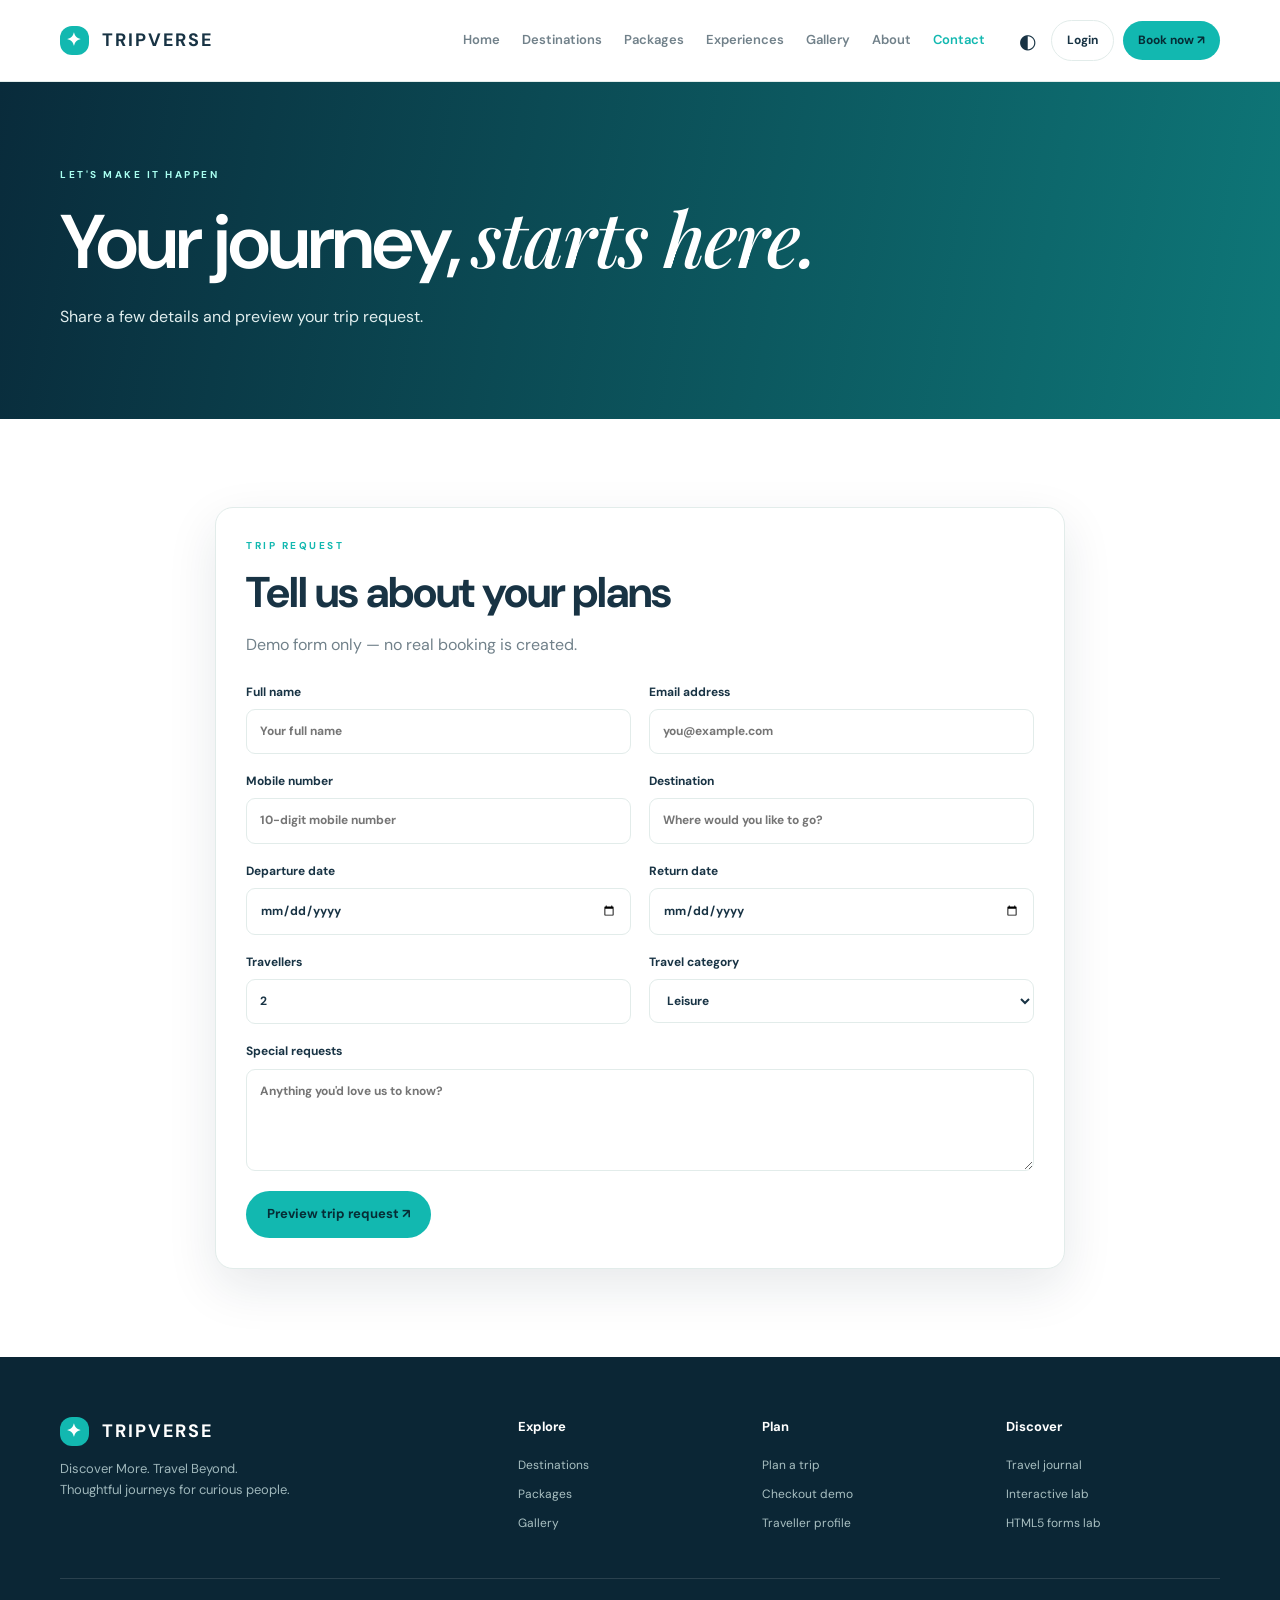
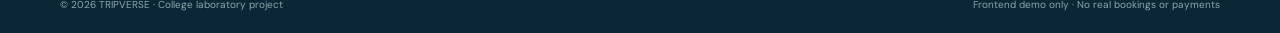
<file: booking.html>
<!DOCTYPE html>
<html lang="en">
<head><meta charset="UTF-8"><meta name="viewport" content="width=device-width, initial-scale=1.0"><meta name="description" content="TRIPVERSE — Discover More. Travel Beyond."><title>Plan a Trip | TRIPVERSE</title><link rel="preconnect" href="https://fonts.googleapis.com"><link rel="preconnect" href="https://fonts.gstatic.com" crossorigin><link href="https://fonts.googleapis.com/css2?family=DM+Sans:wght@400;500;600;700&family=Playfair+Display:ital,wght@0,500;0,600;1,500;1,600&display=swap" rel="stylesheet"><link rel="stylesheet" href="./style.css"></head>
<body data-page="booking"><div class="loader" id="loader"><span>TRIPVERSE</span><i></i></div>
<header class="site-header"><div class="container nav-wrap"><a class="brand" href="index.html"><span class="brand-mark">✦</span> TRIPVERSE</a><button class="menu-toggle" id="menuToggle" aria-label="Toggle navigation">☰</button><nav id="mainNav"><a href="index.html" class="">Home</a><a href="destinations.html" class="">Destinations</a><a href="packages.html" class="">Packages</a><a href="interactive-lab.html" class="">Experiences</a><a href="gallery.html" class="">Gallery</a><a href="profile.html" class="">About</a><a href="booking.html" class="current">Contact</a></nav><div class="nav-actions"><button class="icon-btn" id="themeToggle" aria-label="Toggle theme">◐</button><a class="btn btn-small btn-outline" href="login.html">Login</a><a class="btn btn-small btn-primary" href="booking.html">Book now ↗</a></div></div></header>
<main><section class="page-hero"><div class="container"><span class="eyebrow light">LET'S MAKE IT HAPPEN</span><h1>Your journey, <em>starts here.</em></h1><p>Share a few details and preview your trip request.</p></div></section><section class="section container narrow"><form class="form-card" id="bookingForm"><div class="form-heading"><span class="eyebrow">TRIP REQUEST</span><h2>Tell us about your plans</h2><p class="muted">Demo form only — no real booking is created.</p></div><div class="form-grid"><label>Full name<input name="name" required minlength="3" maxlength="60" placeholder="Your full name"></label><label>Email address<input name="email" type="email" required placeholder="you@example.com"></label><label>Mobile number<input name="mobile" pattern="[0-9]{10}" required placeholder="10-digit mobile number"></label><label>Destination<input name="destination" required placeholder="Where would you like to go?"></label><label>Departure date<input name="departure" type="date" required></label><label>Return date<input name="return" type="date" required></label><label>Travellers<input name="travellers" type="number" min="1" max="20" value="2" required></label><label>Travel category<select name="category"><option>Leisure</option><option>Adventure</option><option>Luxury</option><option>Culture</option><option>Nature</option></select></label><label class="full">Special requests<textarea name="requests" rows="4" placeholder="Anything you'd love us to know?"></textarea></label></div><button class="btn btn-primary">Preview trip request ↗</button><div id="bookingResult" class="result-box" aria-live="polite"></div></form></section></main>
<footer class="site-footer"><div class="container footer-grid"><div><a class="brand footer-brand" href="index.html"><span class="brand-mark">✦</span> TRIPVERSE</a><p>Discover More. Travel Beyond.<br>Thoughtful journeys for curious people.</p></div><div><b>Explore</b><a href="destinations.html">Destinations</a><a href="packages.html">Packages</a><a href="gallery.html">Gallery</a></div><div><b>Plan</b><a href="booking.html">Plan a trip</a><a href="checkout.html">Checkout demo</a><a href="profile.html">Traveller profile</a></div><div><b>Discover</b><a href="magazine.html">Travel journal</a><a href="interactive-lab.html">Interactive lab</a><a href="forms-demo.html">HTML5 forms lab</a></div></div><div class="container footer-bottom"><span>© 2026 TRIPVERSE · College laboratory project</span><span>Frontend demo only · No real bookings or payments</span></div></footer>
<button id="backTop" class="back-top" aria-label="Back to top">↑</button><div id="toast" class="toast" role="status"></div><script src="./script.js"></script></body></html>
</file>
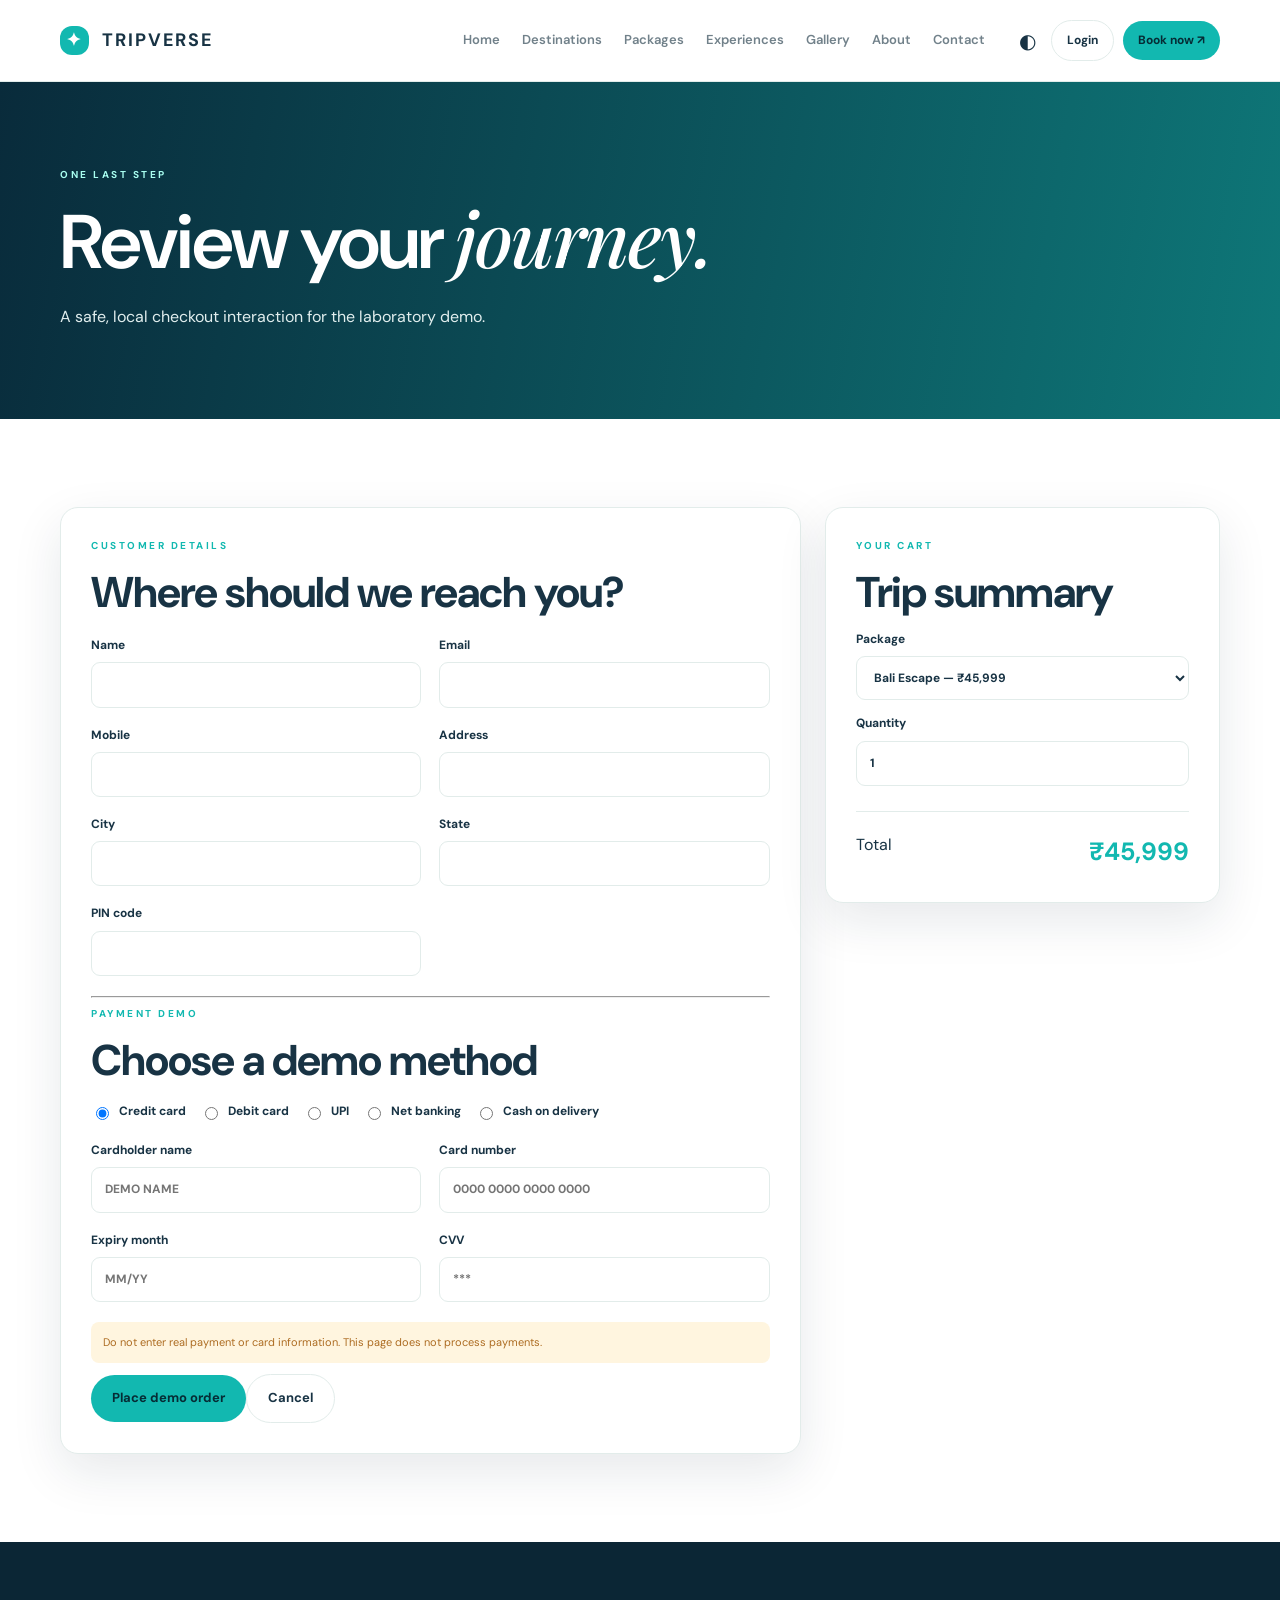
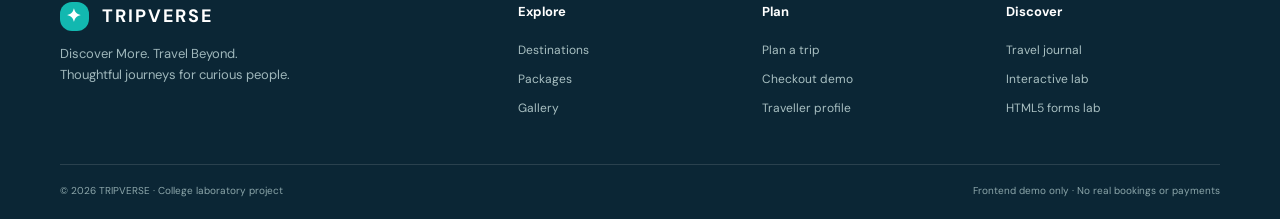
<file: checkout.html>
<!DOCTYPE html>
<html lang="en">
<head><meta charset="UTF-8"><meta name="viewport" content="width=device-width, initial-scale=1.0"><meta name="description" content="TRIPVERSE — Discover More. Travel Beyond."><title>Checkout Demo | TRIPVERSE</title><link rel="preconnect" href="https://fonts.googleapis.com"><link rel="preconnect" href="https://fonts.gstatic.com" crossorigin><link href="https://fonts.googleapis.com/css2?family=DM+Sans:wght@400;500;600;700&family=Playfair+Display:ital,wght@0,500;0,600;1,500;1,600&display=swap" rel="stylesheet"><link rel="stylesheet" href="./style.css"></head>
<body data-page="checkout"><div class="loader" id="loader"><span>TRIPVERSE</span><i></i></div>
<header class="site-header"><div class="container nav-wrap"><a class="brand" href="index.html"><span class="brand-mark">✦</span> TRIPVERSE</a><button class="menu-toggle" id="menuToggle" aria-label="Toggle navigation">☰</button><nav id="mainNav"><a href="index.html" class="">Home</a><a href="destinations.html" class="">Destinations</a><a href="packages.html" class="">Packages</a><a href="interactive-lab.html" class="">Experiences</a><a href="gallery.html" class="">Gallery</a><a href="profile.html" class="">About</a><a href="booking.html" class="">Contact</a></nav><div class="nav-actions"><button class="icon-btn" id="themeToggle" aria-label="Toggle theme">◐</button><a class="btn btn-small btn-outline" href="login.html">Login</a><a class="btn btn-small btn-primary" href="booking.html">Book now ↗</a></div></div></header>
<main><section class="page-hero"><div class="container"><span class="eyebrow light">ONE LAST STEP</span><h1>Review your <em>journey.</em></h1><p>A safe, local checkout interaction for the laboratory demo.</p></div></section><section class="section container checkout-layout"><form class="form-card" id="checkoutForm"><span class="eyebrow">CUSTOMER DETAILS</span><h2>Where should we reach you?</h2><div class="form-grid"><label>Name<input required></label><label>Email<input type="email" required></label><label>Mobile<input pattern="[0-9]{10}" required></label><label>Address<input required></label><label>City<input required></label><label>State<input required></label><label>PIN code<input pattern="[0-9]{6}" required></label></div><hr><span class="eyebrow">PAYMENT DEMO</span><h2>Choose a demo method</h2><div class="payment-options"><label><input type="radio" name="payment" value="Credit Card" checked> Credit card</label><label><input type="radio" name="payment" value="Debit Card"> Debit card</label><label><input type="radio" name="payment" value="UPI"> UPI</label><label><input type="radio" name="payment" value="Net Banking"> Net banking</label><label><input type="radio" name="payment" value="Cash on Delivery"> Cash on delivery</label></div><div id="cardDemo" class="form-grid"><label>Cardholder name<input placeholder="DEMO NAME"></label><label>Card number<input placeholder="0000 0000 0000 0000" maxlength="19"></label><label>Expiry month<input placeholder="MM/YY"></label><label>CVV<input placeholder="***" maxlength="3"></label></div><p class="warning">Do not enter real payment or card information. This page does not process payments.</p><button class="btn btn-primary">Place demo order</button><button class="btn btn-outline" type="reset">Cancel</button><div id="checkoutResult" class="result-box"></div></form><aside class="form-card order-summary"><span class="eyebrow">YOUR CART</span><h2>Trip summary</h2><label>Package<select id="cartPackage"><option value="Bali Escape|45999">Bali Escape — ₹45,999</option><option value="Kerala Backwaters|28999">Kerala Backwaters — ₹28,999</option><option value="Swiss Alpine Week|129999">Swiss Alpine Week — ₹1,29,999</option></select></label><label>Quantity<input type="number" id="cartQty" min="1" max="10" value="1"></label><div class="total-row"><span>Total</span><strong id="cartTotal">₹45,999</strong></div></aside></section></main>
<footer class="site-footer"><div class="container footer-grid"><div><a class="brand footer-brand" href="index.html"><span class="brand-mark">✦</span> TRIPVERSE</a><p>Discover More. Travel Beyond.<br>Thoughtful journeys for curious people.</p></div><div><b>Explore</b><a href="destinations.html">Destinations</a><a href="packages.html">Packages</a><a href="gallery.html">Gallery</a></div><div><b>Plan</b><a href="booking.html">Plan a trip</a><a href="checkout.html">Checkout demo</a><a href="profile.html">Traveller profile</a></div><div><b>Discover</b><a href="magazine.html">Travel journal</a><a href="interactive-lab.html">Interactive lab</a><a href="forms-demo.html">HTML5 forms lab</a></div></div><div class="container footer-bottom"><span>© 2026 TRIPVERSE · College laboratory project</span><span>Frontend demo only · No real bookings or payments</span></div></footer>
<button id="backTop" class="back-top" aria-label="Back to top">↑</button><div id="toast" class="toast" role="status"></div><script src="./script.js"></script></body></html>
</file>
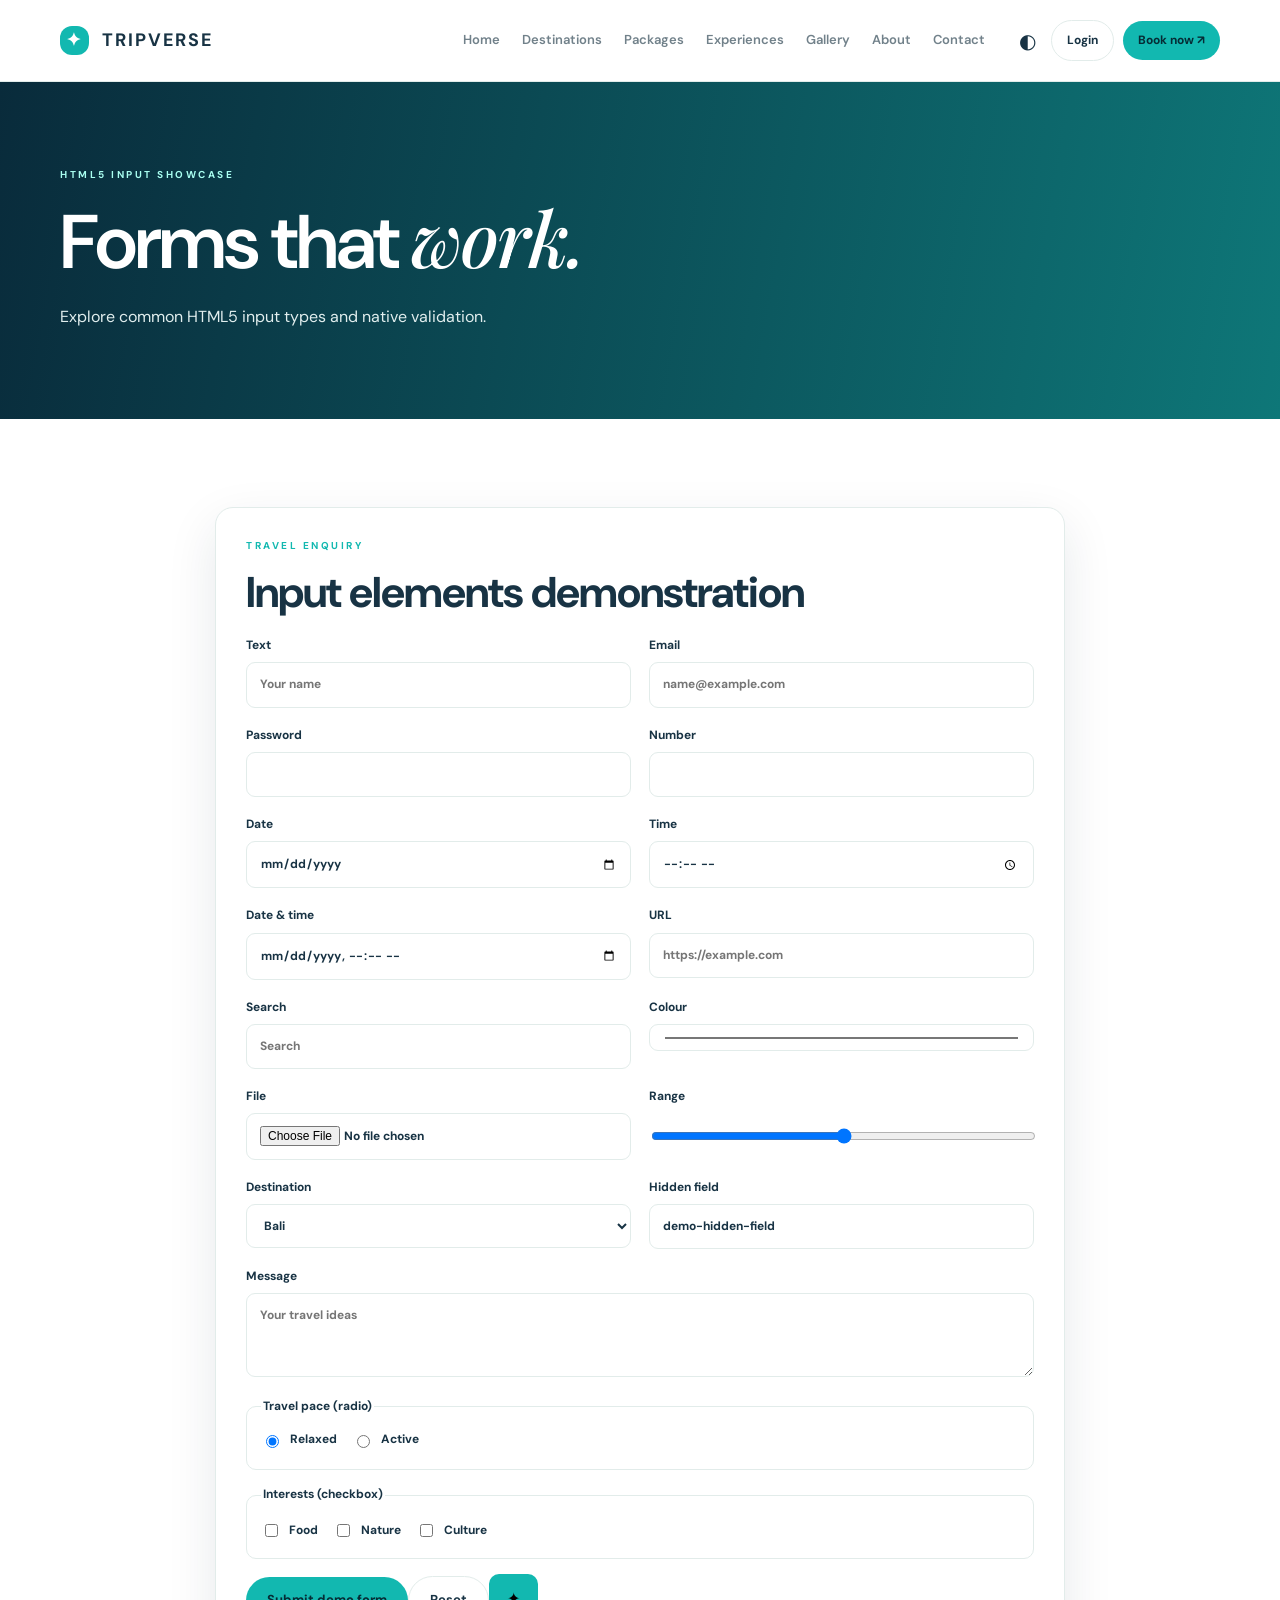
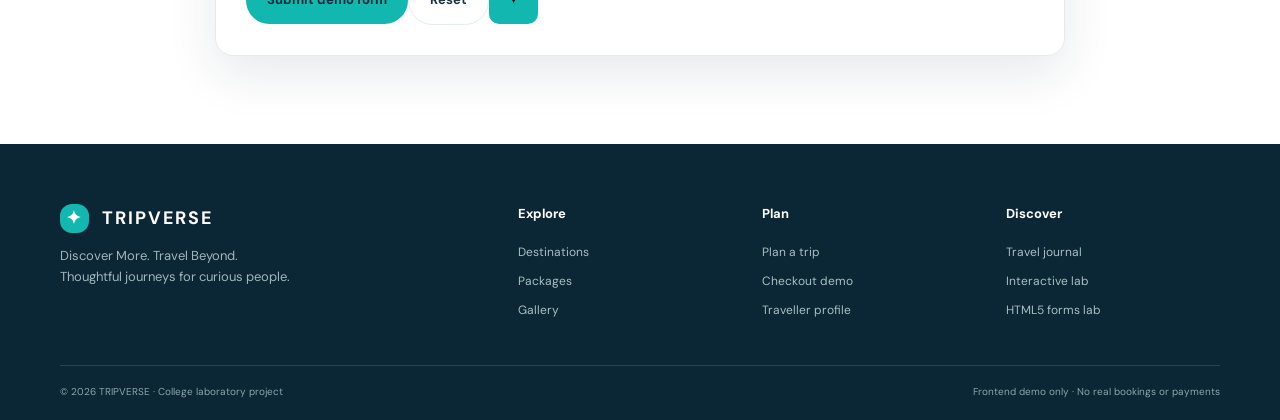
<file: forms-demo.html>
<!DOCTYPE html>
<html lang="en">
<head><meta charset="UTF-8"><meta name="viewport" content="width=device-width, initial-scale=1.0"><meta name="description" content="TRIPVERSE — Discover More. Travel Beyond."><title>HTML5 Forms Lab | TRIPVERSE</title><link rel="preconnect" href="https://fonts.googleapis.com"><link rel="preconnect" href="https://fonts.gstatic.com" crossorigin><link href="https://fonts.googleapis.com/css2?family=DM+Sans:wght@400;500;600;700&family=Playfair+Display:ital,wght@0,500;0,600;1,500;1,600&display=swap" rel="stylesheet"><link rel="stylesheet" href="./style.css"></head>
<body data-page="forms-demo"><div class="loader" id="loader"><span>TRIPVERSE</span><i></i></div>
<header class="site-header"><div class="container nav-wrap"><a class="brand" href="index.html"><span class="brand-mark">✦</span> TRIPVERSE</a><button class="menu-toggle" id="menuToggle" aria-label="Toggle navigation">☰</button><nav id="mainNav"><a href="index.html" class="">Home</a><a href="destinations.html" class="">Destinations</a><a href="packages.html" class="">Packages</a><a href="interactive-lab.html" class="">Experiences</a><a href="gallery.html" class="">Gallery</a><a href="profile.html" class="">About</a><a href="booking.html" class="">Contact</a></nav><div class="nav-actions"><button class="icon-btn" id="themeToggle" aria-label="Toggle theme">◐</button><a class="btn btn-small btn-outline" href="login.html">Login</a><a class="btn btn-small btn-primary" href="booking.html">Book now ↗</a></div></div></header>
<main><section class="page-hero"><div class="container"><span class="eyebrow light">HTML5 INPUT SHOWCASE</span><h1>Forms that <em>work.</em></h1><p>Explore common HTML5 input types and native validation.</p></div></section><section class="section container narrow"><form class="form-card" id="html5Form"><span class="eyebrow">TRAVEL ENQUIRY</span><h2>Input elements demonstration</h2><div class="form-grid"><label>Text<input type="text" required placeholder="Your name"></label><label>Email<input type="email" required placeholder="name@example.com"></label><label>Password<input type="password" minlength="6" required></label><label>Number<input type="number" min="1" max="20"></label><label>Date<input type="date"></label><label>Time<input type="time"></label><label>Date & time<input type="datetime-local"></label><label>URL<input type="url" placeholder="https://example.com"></label><label>Search<input type="search" placeholder="Search"></label><label>Colour<input type="color" value="#12b8b0"></label><label>File<input type="file"></label><label>Range<input type="range" min="0" max="100"></label><label>Destination<select><option>Bali</option><option>Japan</option><option>Kerala</option></select></label><label>Hidden field<input type="text" value="demo-hidden-field" disabled></label><label class="full">Message<textarea rows="3" placeholder="Your travel ideas"></textarea></label></div><fieldset><legend>Travel pace (radio)</legend><label class="inline"><input type="radio" name="pace" checked> Relaxed</label><label class="inline"><input type="radio" name="pace"> Active</label></fieldset><fieldset><legend>Interests (checkbox)</legend><label class="inline"><input type="checkbox"> Food</label><label class="inline"><input type="checkbox"> Nature</label><label class="inline"><input type="checkbox"> Culture</label></fieldset><button class="btn btn-primary" type="submit">Submit demo form</button><button class="btn btn-outline" type="reset">Reset</button><button class="image-button" type="button" id="imageButton" aria-label="Image button">✦</button><div id="formDemoResult" class="result-box"></div></form></section></main>
<footer class="site-footer"><div class="container footer-grid"><div><a class="brand footer-brand" href="index.html"><span class="brand-mark">✦</span> TRIPVERSE</a><p>Discover More. Travel Beyond.<br>Thoughtful journeys for curious people.</p></div><div><b>Explore</b><a href="destinations.html">Destinations</a><a href="packages.html">Packages</a><a href="gallery.html">Gallery</a></div><div><b>Plan</b><a href="booking.html">Plan a trip</a><a href="checkout.html">Checkout demo</a><a href="profile.html">Traveller profile</a></div><div><b>Discover</b><a href="magazine.html">Travel journal</a><a href="interactive-lab.html">Interactive lab</a><a href="forms-demo.html">HTML5 forms lab</a></div></div><div class="container footer-bottom"><span>© 2026 TRIPVERSE · College laboratory project</span><span>Frontend demo only · No real bookings or payments</span></div></footer>
<button id="backTop" class="back-top" aria-label="Back to top">↑</button><div id="toast" class="toast" role="status"></div><script src="./script.js"></script></body></html>
</file>
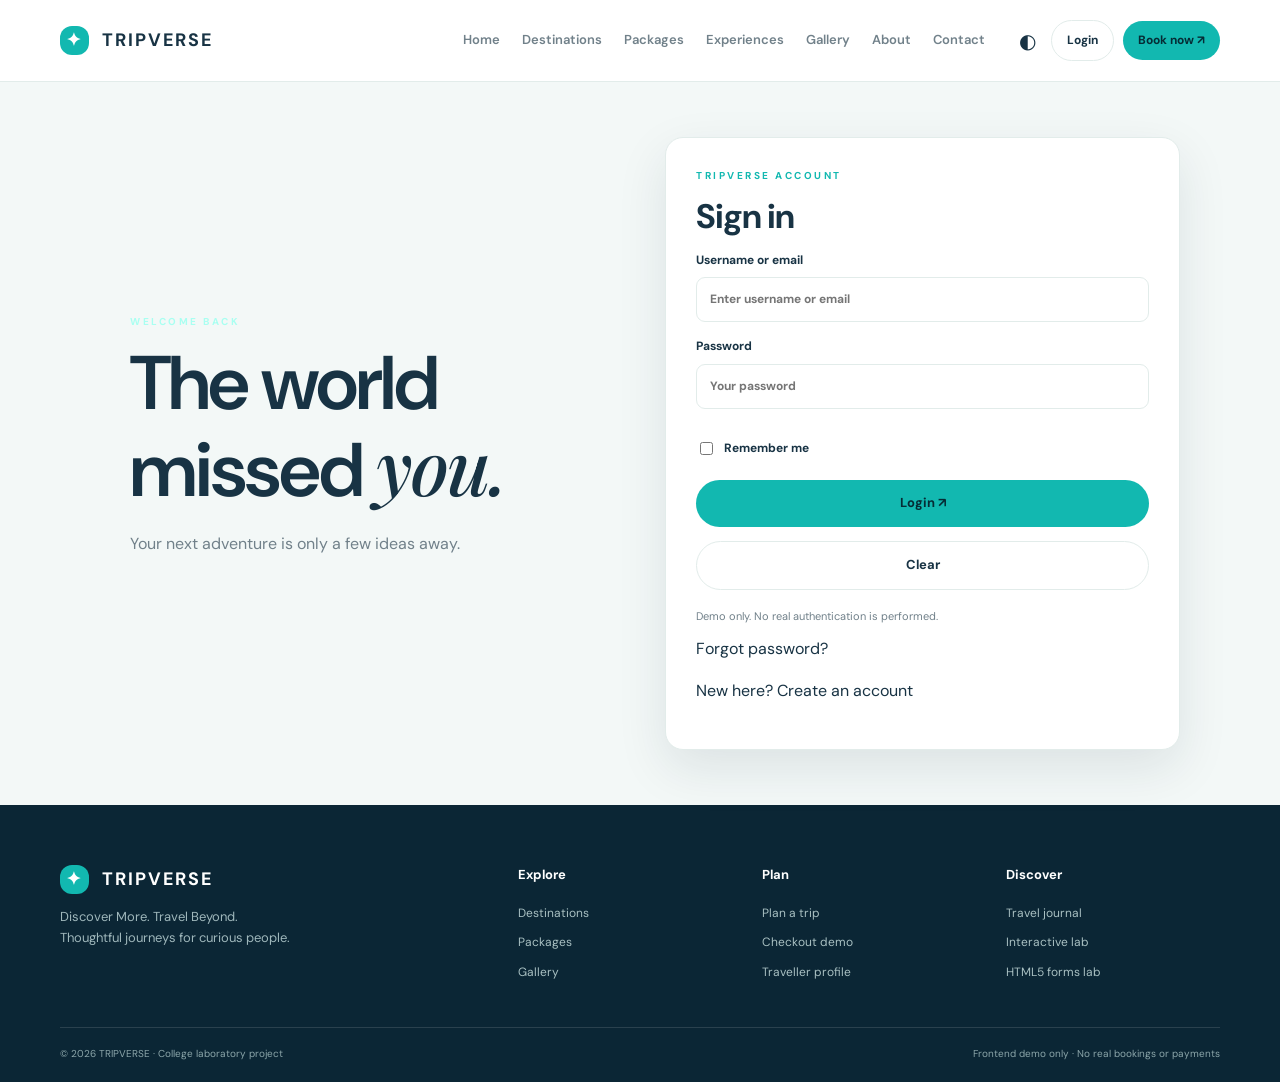
<file: login.html>
<!DOCTYPE html>
<html lang="en">
<head><meta charset="UTF-8"><meta name="viewport" content="width=device-width, initial-scale=1.0"><meta name="description" content="TRIPVERSE — Discover More. Travel Beyond."><title>Login | TRIPVERSE</title><link rel="preconnect" href="https://fonts.googleapis.com"><link rel="preconnect" href="https://fonts.gstatic.com" crossorigin><link href="https://fonts.googleapis.com/css2?family=DM+Sans:wght@400;500;600;700&family=Playfair+Display:ital,wght@0,500;0,600;1,500;1,600&display=swap" rel="stylesheet"><link rel="stylesheet" href="./style.css"></head><body data-page="login"><div class="loader" id="loader"><span>TRIPVERSE</span><i></i></div>
<header class="site-header"><div class="container nav-wrap"><a class="brand" href="index.html"><span class="brand-mark">✦</span> TRIPVERSE</a><button class="menu-toggle" id="menuToggle" aria-label="Toggle navigation">☰</button><nav id="mainNav"><a href="index.html" class="">Home</a><a href="destinations.html" class="">Destinations</a><a href="packages.html" class="">Packages</a><a href="interactive-lab.html" class="">Experiences</a><a href="gallery.html" class="">Gallery</a><a href="profile.html" class="">About</a><a href="booking.html" class="">Contact</a></nav><div class="nav-actions"><button class="icon-btn" id="themeToggle" aria-label="Toggle theme">◐</button><a class="btn btn-small btn-outline" href="login.html">Login</a><a class="btn btn-small btn-primary" href="booking.html">Book now ↗</a></div></div></header>
<main><section class="auth-wrap"><div class="auth-visual"><span class="eyebrow light">WELCOME BACK</span><h1>The world<br>missed <em>you.</em></h1><p>Your next adventure is only a few ideas away.</p></div><form class="form-card auth-card" id="loginForm"><span class="eyebrow">TRIPVERSE ACCOUNT</span><h2>Sign in</h2><label>Username or email<input type="text" required placeholder="Enter username or email"></label><label>Password<input type="password" required minlength="6" placeholder="Your password"></label><label class="check-label"><input type="checkbox"> Remember me</label><button class="btn btn-primary full-btn">Login ↗</button><button class="btn btn-outline full-btn" type="reset">Clear</button><p class="muted small">Demo only. No real authentication is performed.</p><a href="#" id="forgotLink">Forgot password?</a><p>New here? <a href="register.html">Create an account</a></p></form></section></main>
<footer class="site-footer"><div class="container footer-grid"><div><a class="brand footer-brand" href="index.html"><span class="brand-mark">✦</span> TRIPVERSE</a><p>Discover More. Travel Beyond.<br>Thoughtful journeys for curious people.</p></div><div><b>Explore</b><a href="destinations.html">Destinations</a><a href="packages.html">Packages</a><a href="gallery.html">Gallery</a></div><div><b>Plan</b><a href="booking.html">Plan a trip</a><a href="checkout.html">Checkout demo</a><a href="profile.html">Traveller profile</a></div><div><b>Discover</b><a href="magazine.html">Travel journal</a><a href="interactive-lab.html">Interactive lab</a><a href="forms-demo.html">HTML5 forms lab</a></div></div><div class="container footer-bottom"><span>© 2026 TRIPVERSE · College laboratory project</span><span>Frontend demo only · No real bookings or payments</span></div></footer>
<button id="backTop" class="back-top" aria-label="Back to top">↑</button><div id="toast" class="toast" role="status"></div><script src="./script.js"></script></body></html>
</file>
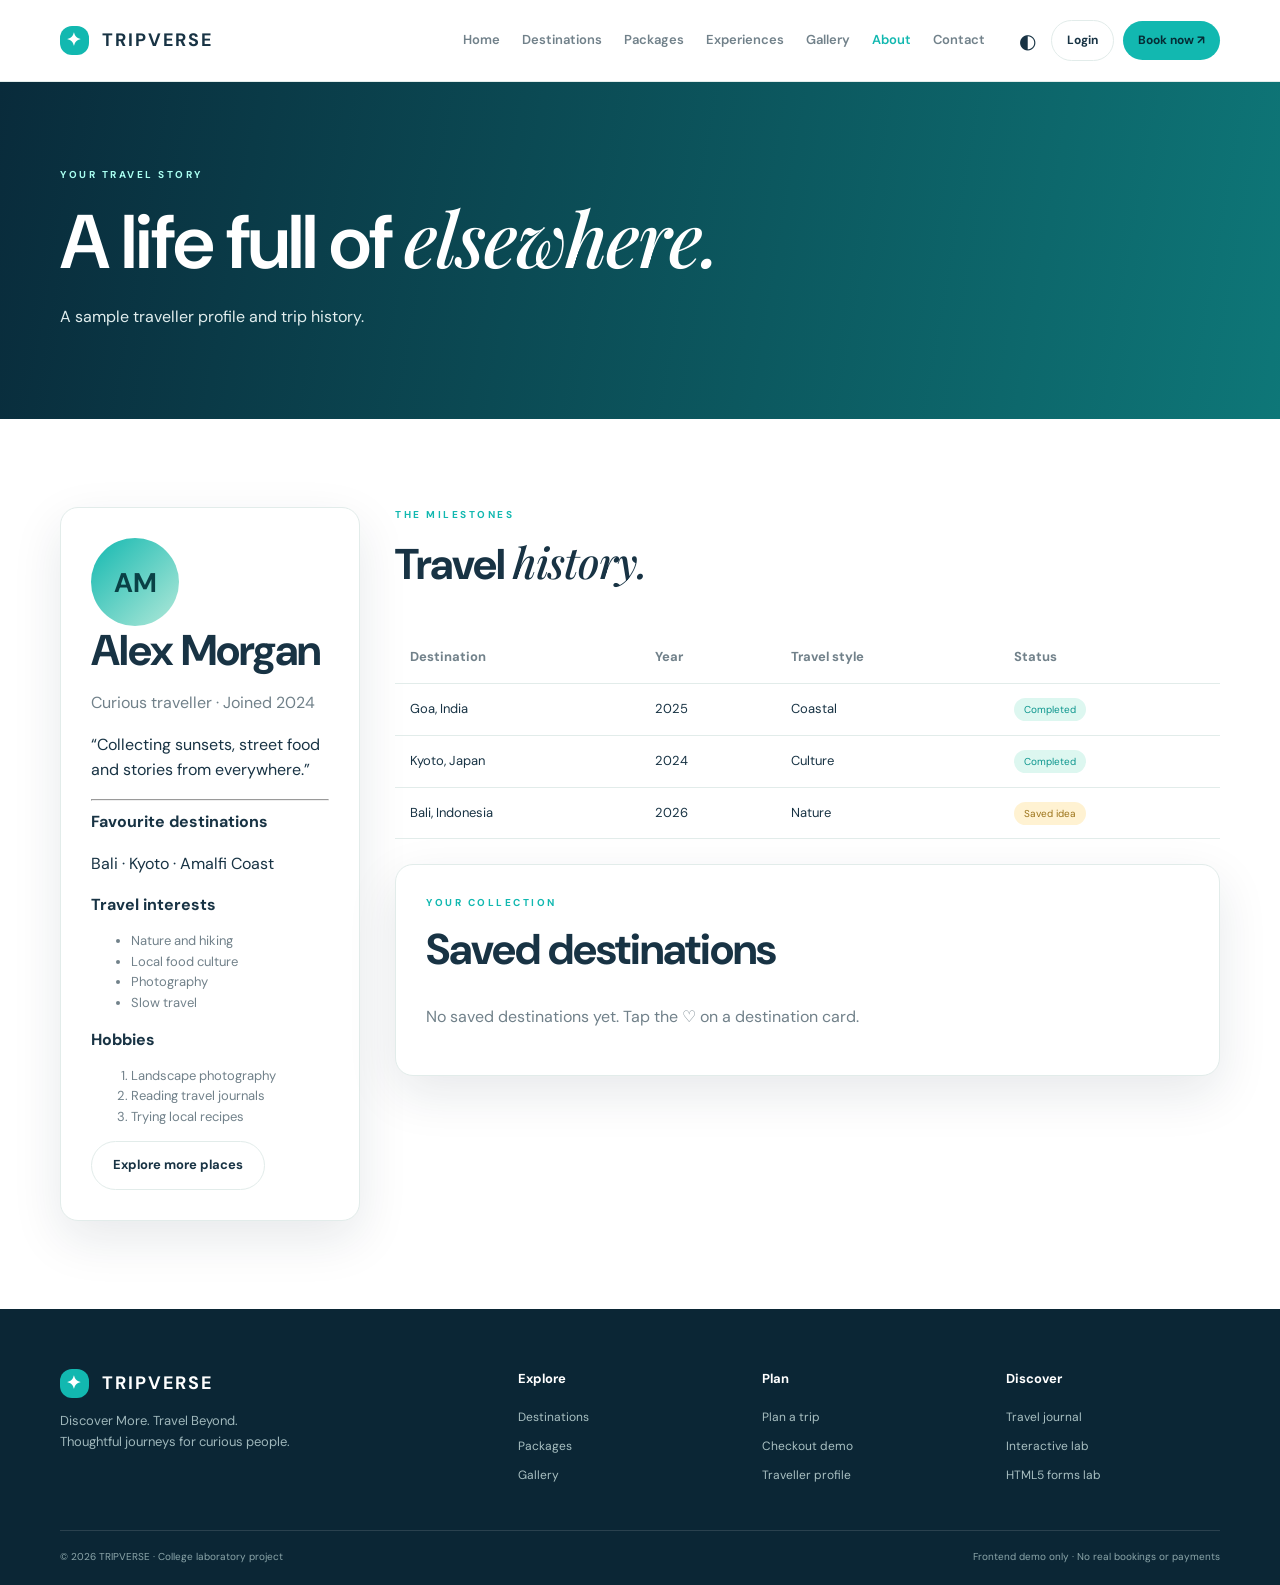
<file: profile.html>
<!DOCTYPE html>
<html lang="en">
<head><meta charset="UTF-8"><meta name="viewport" content="width=device-width, initial-scale=1.0"><meta name="description" content="TRIPVERSE — Discover More. Travel Beyond."><title>Traveller Profile | TRIPVERSE</title><link rel="preconnect" href="https://fonts.googleapis.com"><link rel="preconnect" href="https://fonts.gstatic.com" crossorigin><link href="https://fonts.googleapis.com/css2?family=DM+Sans:wght@400;500;600;700&family=Playfair+Display:ital,wght@0,500;0,600;1,500;1,600&display=swap" rel="stylesheet"><link rel="stylesheet" href="./style.css"></head>
<body data-page="profile"><div class="loader" id="loader"><span>TRIPVERSE</span><i></i></div>
<header class="site-header"><div class="container nav-wrap"><a class="brand" href="index.html"><span class="brand-mark">✦</span> TRIPVERSE</a><button class="menu-toggle" id="menuToggle" aria-label="Toggle navigation">☰</button><nav id="mainNav"><a href="index.html" class="">Home</a><a href="destinations.html" class="">Destinations</a><a href="packages.html" class="">Packages</a><a href="interactive-lab.html" class="">Experiences</a><a href="gallery.html" class="">Gallery</a><a href="profile.html" class="current">About</a><a href="booking.html" class="">Contact</a></nav><div class="nav-actions"><button class="icon-btn" id="themeToggle" aria-label="Toggle theme">◐</button><a class="btn btn-small btn-outline" href="login.html">Login</a><a class="btn btn-small btn-primary" href="booking.html">Book now ↗</a></div></div></header>
<main><section class="page-hero"><div class="container"><span class="eyebrow light">YOUR TRAVEL STORY</span><h1>A life full of <em>elsewhere.</em></h1><p>A sample traveller profile and trip history.</p></div></section><section class="section container"><div class="profile-layout"><article class="profile-card"><div class="avatar">AM</div><h2>Alex Morgan</h2><p class="muted">Curious traveller · Joined 2024</p><p>“Collecting sunsets, street food and stories from everywhere.”</p><hr><b>Favourite destinations</b><p>Bali · Kyoto · Amalfi Coast</p><b>Travel interests</b><ul><li>Nature and hiking</li><li>Local food culture</li><li>Photography</li><li>Slow travel</li></ul><b>Hobbies</b><ol><li>Landscape photography</li><li>Reading travel journals</li><li>Trying local recipes</li></ol><a class="btn btn-outline" href="destinations.html">Explore more places</a></article><div><div class="section-head"><div><span class="eyebrow">THE MILESTONES</span><h2>Travel <em>history.</em></h2></div></div><div class="table-wrap"><table><thead><tr><th>Destination</th><th>Year</th><th>Travel style</th><th>Status</th></tr></thead><tbody><tr><td>Goa, India</td><td>2025</td><td>Coastal</td><td><span class="status">Completed</span></td></tr><tr><td>Kyoto, Japan</td><td>2024</td><td>Culture</td><td><span class="status">Completed</span></td></tr><tr><td>Bali, Indonesia</td><td>2026</td><td>Nature</td><td><span class="status planned">Saved idea</span></td></tr></tbody></table></div><div class="form-card saved-panel"><span class="eyebrow">YOUR COLLECTION</span><h2>Saved destinations</h2><div id="savedDestinations" class="saved-list"></div></div></div></div></section></main>
<footer class="site-footer"><div class="container footer-grid"><div><a class="brand footer-brand" href="index.html"><span class="brand-mark">✦</span> TRIPVERSE</a><p>Discover More. Travel Beyond.<br>Thoughtful journeys for curious people.</p></div><div><b>Explore</b><a href="destinations.html">Destinations</a><a href="packages.html">Packages</a><a href="gallery.html">Gallery</a></div><div><b>Plan</b><a href="booking.html">Plan a trip</a><a href="checkout.html">Checkout demo</a><a href="profile.html">Traveller profile</a></div><div><b>Discover</b><a href="magazine.html">Travel journal</a><a href="interactive-lab.html">Interactive lab</a><a href="forms-demo.html">HTML5 forms lab</a></div></div><div class="container footer-bottom"><span>© 2026 TRIPVERSE · College laboratory project</span><span>Frontend demo only · No real bookings or payments</span></div></footer>
<button id="backTop" class="back-top" aria-label="Back to top">↑</button><div id="toast" class="toast" role="status"></div><script src="./script.js"></script></body></html>
</file>
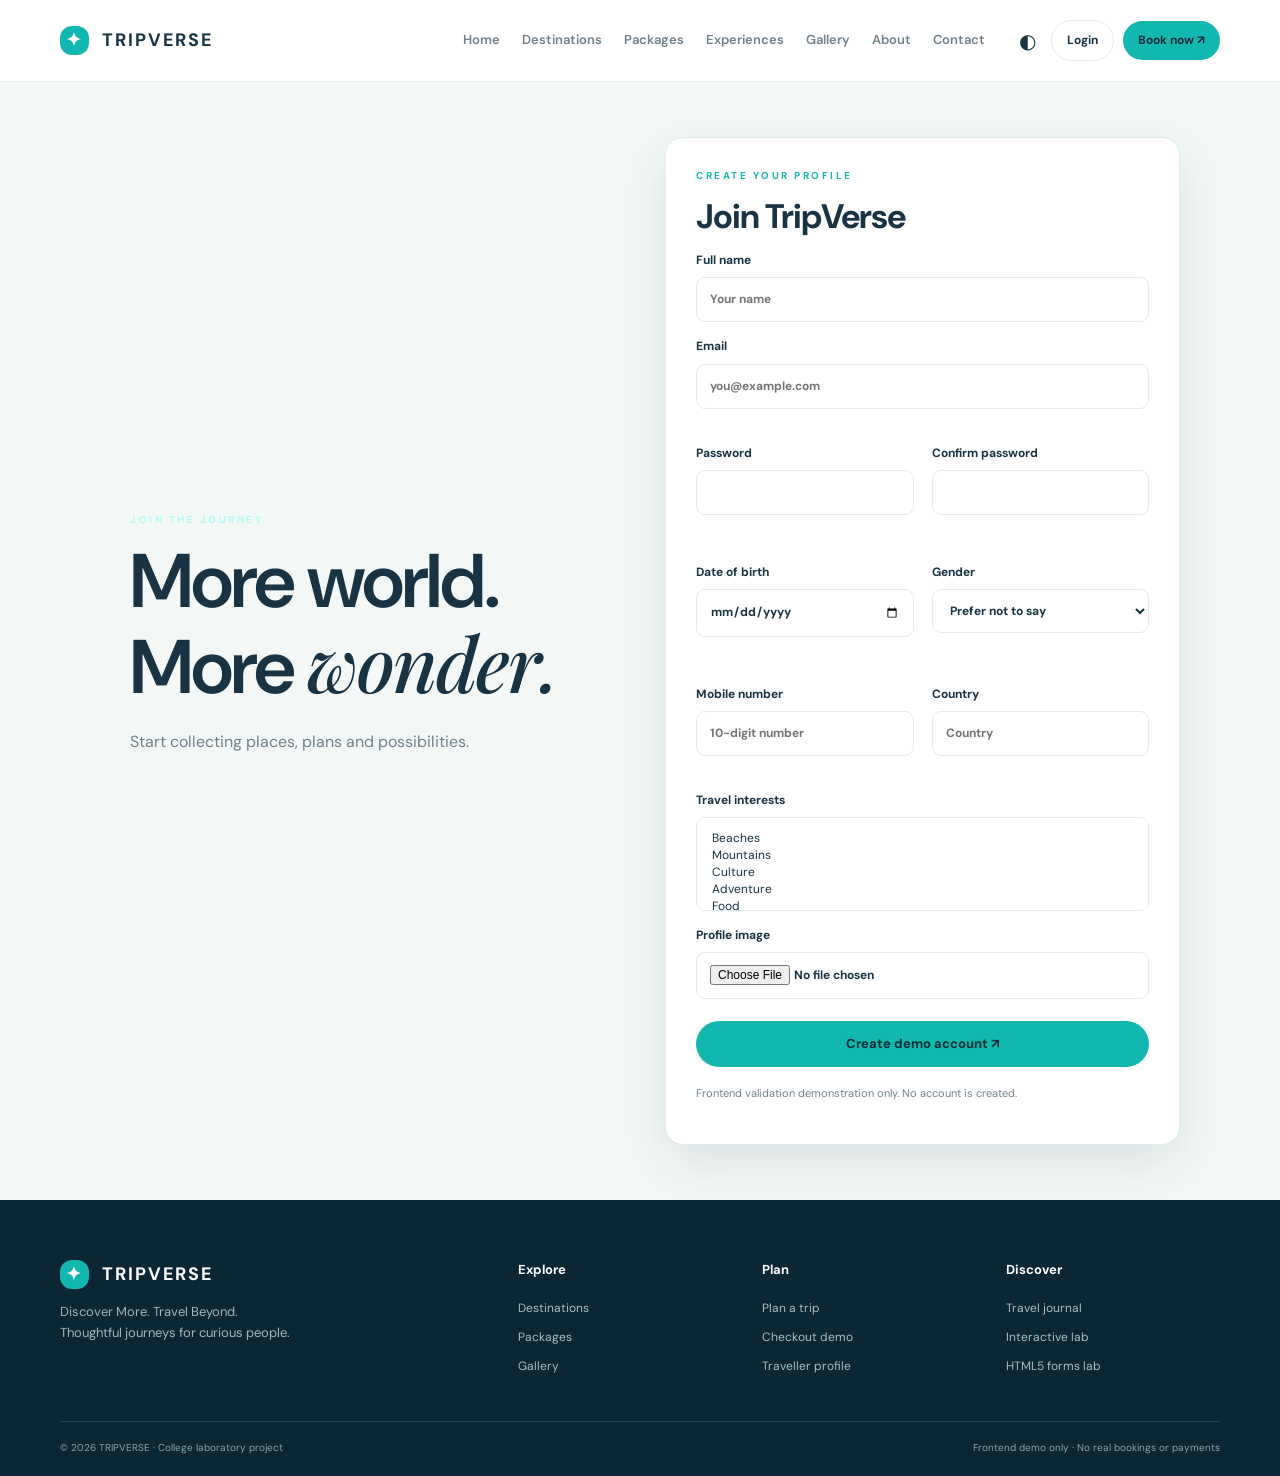
<file: register.html>
<!DOCTYPE html>
<html lang="en">
<head><meta charset="UTF-8"><meta name="viewport" content="width=device-width, initial-scale=1.0"><meta name="description" content="TRIPVERSE — Discover More. Travel Beyond."><title>Create Account | TRIPVERSE</title><link rel="preconnect" href="https://fonts.googleapis.com"><link rel="preconnect" href="https://fonts.gstatic.com" crossorigin><link href="https://fonts.googleapis.com/css2?family=DM+Sans:wght@400;500;600;700&family=Playfair+Display:ital,wght@0,500;0,600;1,500;1,600&display=swap" rel="stylesheet"><link rel="stylesheet" href="./style.css"></head>
<body data-page="register"><div class="loader" id="loader"><span>TRIPVERSE</span><i></i></div>
<header class="site-header"><div class="container nav-wrap"><a class="brand" href="index.html"><span class="brand-mark">✦</span> TRIPVERSE</a><button class="menu-toggle" id="menuToggle" aria-label="Toggle navigation">☰</button><nav id="mainNav"><a href="index.html" class="">Home</a><a href="destinations.html" class="">Destinations</a><a href="packages.html" class="">Packages</a><a href="interactive-lab.html" class="">Experiences</a><a href="gallery.html" class="">Gallery</a><a href="profile.html" class="">About</a><a href="booking.html" class="">Contact</a></nav><div class="nav-actions"><button class="icon-btn" id="themeToggle" aria-label="Toggle theme">◐</button><a class="btn btn-small btn-outline" href="login.html">Login</a><a class="btn btn-small btn-primary" href="booking.html">Book now ↗</a></div></div></header>
<main><section class="auth-wrap"><div class="auth-visual"><span class="eyebrow light">JOIN THE JOURNEY</span><h1>More world.<br>More <em>wonder.</em></h1><p>Start collecting places, plans and possibilities.</p></div><form class="form-card auth-card" id="registerForm"><span class="eyebrow">CREATE YOUR PROFILE</span><h2>Join TripVerse</h2><label>Full name<input required minlength="3" placeholder="Your name"></label><label>Email<input type="email" required placeholder="you@example.com"></label><div class="form-grid"><label>Password<input id="regPassword" type="password" required minlength="6"></label><label>Confirm password<input id="regConfirm" type="password" required minlength="6"></label><label>Date of birth<input type="date"></label><label>Gender<select><option>Prefer not to say</option><option>Female</option><option>Male</option><option>Other</option></select></label><label>Mobile number<input pattern="[0-9]{10}" placeholder="10-digit number"></label><label>Country<input placeholder="Country"></label></div><label>Travel interests<select multiple size="4"><option>Beaches</option><option>Mountains</option><option>Culture</option><option>Adventure</option><option>Food</option></select></label><label>Profile image<input type="file" accept="image/*"></label><button class="btn btn-primary full-btn">Create demo account ↗</button><p class="muted small">Frontend validation demonstration only. No account is created.</p></form></section></main>
<footer class="site-footer"><div class="container footer-grid"><div><a class="brand footer-brand" href="index.html"><span class="brand-mark">✦</span> TRIPVERSE</a><p>Discover More. Travel Beyond.<br>Thoughtful journeys for curious people.</p></div><div><b>Explore</b><a href="destinations.html">Destinations</a><a href="packages.html">Packages</a><a href="gallery.html">Gallery</a></div><div><b>Plan</b><a href="booking.html">Plan a trip</a><a href="checkout.html">Checkout demo</a><a href="profile.html">Traveller profile</a></div><div><b>Discover</b><a href="magazine.html">Travel journal</a><a href="interactive-lab.html">Interactive lab</a><a href="forms-demo.html">HTML5 forms lab</a></div></div><div class="container footer-bottom"><span>© 2026 TRIPVERSE · College laboratory project</span><span>Frontend demo only · No real bookings or payments</span></div></footer>
<button id="backTop" class="back-top" aria-label="Back to top">↑</button><div id="toast" class="toast" role="status"></div><script src="./script.js"></script></body></html>
</file>
<file: style.css>
:root{--navy:#102b3b;--ink:#183344;--muted:#71818a;--teal:#12b8b0;--mint:#dff6f2;--paper:#fff;--soft:#f3f8f7;--line:#e2ecea;--shadow:0 18px 50px rgba(16,43,59,.10)}
*{box-sizing:border-box}html{scroll-behavior:smooth}body{margin:0;font-family:'DM Sans',sans-serif;color:var(--ink);background:var(--paper);line-height:1.6}body.dark{--ink:#eaf4f2;--muted:#a8b8bc;--paper:#10232e;--soft:#183440;--line:#294650;--navy:#071a25;--shadow:0 18px 50px rgba(0,0,0,.24)}a{color:inherit;text-decoration:none}button,input,select,textarea{font:inherit}button,a{ -webkit-tap-highlight-color:transparent}.container{width:min(1160px,calc(100% - 44px));margin:auto}.site-header{height:82px;display:flex;align-items:center;background:var(--paper);position:sticky;top:0;z-index:50;border-bottom:1px solid var(--line)}.nav-wrap{display:flex;align-items:center;gap:28px}.brand{font-weight:700;letter-spacing:2px;font-size:18px;white-space:nowrap}.brand-mark{display:inline-grid;place-items:center;background:var(--teal);color:#fff;border-radius:12px;width:29px;height:29px;margin-right:7px}.site-header nav{display:flex;gap:22px;margin-left:auto}.site-header nav a{font-size:13px;color:var(--muted);font-weight:600;transition:.2s}.site-header nav a:hover,.site-header nav a.current{color:var(--teal)}.nav-actions{display:flex;align-items:center;gap:9px}.btn{border:0;border-radius:999px;padding:13px 21px;display:inline-flex;justify-content:center;align-items:center;gap:12px;font-weight:700;font-size:13px;cursor:pointer;transition:transform .25s,box-shadow .25s,background .25s}.btn:hover{transform:translateY(-3px);box-shadow:0 10px 24px rgba(18,184,176,.2)}.btn-primary{background:var(--teal);color:#062c35}.btn-dark{background:var(--navy);color:#fff}.btn-outline{border:1px solid var(--line);color:var(--ink);background:transparent}.btn-glass{color:#fff;border:1px solid #ffffff80;background:#ffffff20;backdrop-filter:blur(12px)}.btn-small{padding:10px 15px;font-size:12px}.icon-btn,.menu-toggle{border:0;background:transparent;color:var(--ink);font-size:20px;cursor:pointer}.menu-toggle{display:none}.hero{min-height:700px;background:linear-gradient(90deg,rgba(7,29,42,.78),rgba(7,29,42,.12)),url('https://images.unsplash.com/photo-1500375592092-40eb2168fd21?auto=format&fit=crop&w=2000&q=90') center/cover;position:relative;color:#fff;display:flex;align-items:center}.hero-content{padding-top:65px;padding-bottom:125px}.eyebrow{font-size:10px;letter-spacing:2.5px;font-weight:700;color:var(--teal);display:block;margin-bottom:14px}.eyebrow.light{color:#a9fff1}.hero h1,.page-hero h1,.auth-visual h1{font-size:clamp(44px,6vw,76px);line-height:1.06;letter-spacing:-2px;margin:0 0 20px;font-weight:600}.hero h1 em,.page-hero h1 em,.auth-visual h1 em,h2 em{font-family:'Playfair Display',serif;font-weight:500}.hero-content>p,.page-hero p,.auth-visual p{max-width:550px;color:#e1eeee;font-size:16px}.hero-actions{display:flex;gap:12px;margin:28px 0 40px}.search-panel{background:#ffffffed;color:#183344;border-radius:18px;padding:18px;display:grid;grid-template-columns:1.3fr 1fr 1fr 1fr 1fr auto;gap:12px;align-items:end;box-shadow:0 18px 50px #001a2c40;backdrop-filter:blur(18px)}label{font-size:12px;font-weight:700;color:var(--ink);display:flex;flex-direction:column;gap:7px}input,select,textarea{width:100%;border:1px solid var(--line);border-radius:9px;padding:12px 13px;background:var(--paper);color:var(--ink);outline:none;min-width:0}input:focus,select:focus,textarea:focus{border-color:var(--teal);box-shadow:0 0 0 3px #12b8b01c}.search-panel input,.search-panel select{border:0;background:#f1f6f5;font-size:12px;padding:11px}.section{padding-top:88px;padding-bottom:88px}.section-head{display:flex;justify-content:space-between;align-items:end;margin-bottom:30px}.section h2,.form-card h2,.lab-card h2{font-size:clamp(30px,4vw,43px);line-height:1.12;margin:0 0 14px;letter-spacing:-1px}.text-link{font-weight:700;color:var(--teal);font-size:13px}.destination-grid{display:grid;grid-template-columns:repeat(4,1fr);gap:19px}.destination-card{border-radius:17px;overflow:hidden;background:var(--paper);box-shadow:var(--shadow);border:1px solid var(--line);transition:.3s}.destination-card:hover{transform:translateY(-7px)}.destination-image{height:220px;position:relative;overflow:hidden}.destination-image img{width:100%;height:100%;object-fit:cover;transition:transform .6s}.destination-card:hover img{transform:scale(1.07)}.save-btn{position:absolute;right:13px;top:13px;border:0;border-radius:50%;width:36px;height:36px;background:#ffffffeb;color:#183344;font-size:18px;cursor:pointer}.save-btn.saved{color:#e24f73}.destination-info{padding:17px}.destination-info h3{margin:0;font-size:18px}.destination-info .country{font-size:11px;color:var(--muted)}.destination-info p{font-size:12px;color:var(--muted);min-height:40px}.card-bottom{display:flex;align-items:center;justify-content:space-between;border-top:1px solid var(--line);padding-top:13px;font-size:12px}.price{font-weight:700}.card-bottom a{color:var(--teal);font-weight:700}.soft{background:var(--soft)}.split{display:grid;grid-template-columns:1fr 1fr;gap:80px;align-items:center}.muted{color:var(--muted)}.feature-list{margin-top:28px}.feature-list>div{padding:13px 0;border-bottom:1px solid var(--line)}.feature-list p{margin:3px 0;color:var(--muted);font-size:13px}.image-stack{height:480px;position:relative}.image-stack img{width:100%;height:100%;object-fit:cover;border-radius:22px}.floating-note{position:absolute;bottom:28px;left:-25px;background:var(--paper);padding:18px 24px;border-radius:14px;box-shadow:var(--shadow);display:flex;flex-direction:column}.floating-note strong{font-size:28px;color:var(--teal)}.floating-note span{font-size:11px;color:var(--muted)}.experience-grid{display:grid;grid-template-columns:repeat(3,1fr);gap:18px}.experience-card{height:300px;border-radius:18px;padding:24px;display:flex;flex-direction:column;justify-content:end;color:white;background-size:cover;background-position:center;position:relative;overflow:hidden}.experience-card:before{content:"";position:absolute;inset:0;background:linear-gradient(0deg,#081c2bd9,transparent 75%)}.experience-card>*{z-index:1}.experience-card span{font-size:10px;letter-spacing:2px}.experience-card h3{font:500 30px 'Playfair Display';margin:7px 0}.exp-one{background-image:url('https://images.unsplash.com/photo-1510414842594-a61c69b5ae57?auto=format&fit=crop&w=900&q=80')}.exp-two{background-image:url('https://images.unsplash.com/photo-1464822759023-fed622ff2c3b?auto=format&fit=crop&w=900&q=80')}.exp-three{background-image:url('https://images.unsplash.com/photo-1516483638261-f4dbaf036963?auto=format&fit=crop&w=900&q=80')}.testimonial-grid{display:grid;grid-template-columns:repeat(3,1fr);gap:18px}.quote-card{padding:26px;border:1px solid var(--line);border-radius:16px;background:var(--paper)}.quote-card p{font:italic 19px 'Playfair Display';line-height:1.5}.quote-card b{font-size:11px;color:var(--muted)}.stars{color:#e5a63b;letter-spacing:3px}.newsletter{background:var(--navy);color:white;border-radius:22px;margin-top:80px;margin-bottom:80px;padding:48px;display:flex;justify-content:space-between;align-items:center}.newsletter h2{margin:0;font-size:40px}.newsletter p{color:#c0d4d5}.newsletter form{display:flex;gap:10px;width:min(430px,100%)}.newsletter input{background:#ffffff18;border-color:#ffffff40;color:#fff}.page-hero{padding:85px 0 90px;background:linear-gradient(100deg,#092b3b,#0e7778);color:white}.page-hero p{margin-bottom:0}.filter-bar{display:flex;gap:12px;margin-bottom:22px;flex-wrap:wrap}.filter-bar input{flex:2;min-width:220px}.filter-bar select{flex:1;min-width:160px}.package-grid{display:grid;grid-template-columns:repeat(2,1fr);gap:22px}.package-card{display:grid;grid-template-columns:42% 1fr;border:1px solid var(--line);border-radius:18px;overflow:hidden;box-shadow:var(--shadow)}.package-card img{width:100%;height:100%;min-height:270px;object-fit:cover}.package-copy{padding:23px}.package-copy h3{font-size:22px;margin:5px 0}.package-copy p,.package-copy li{font-size:12px;color:var(--muted)}.chip{border:1px solid var(--line);background:var(--paper);color:var(--ink);border-radius:999px;padding:10px 17px;cursor:pointer}.chip.active{background:var(--navy);color:#fff}.narrow{max-width:850px}.form-card,.lab-card,.profile-card{background:var(--paper);border:1px solid var(--line);border-radius:18px;padding:30px;box-shadow:var(--shadow)}.form-heading{margin-bottom:25px}.form-grid{display:grid;grid-template-columns:1fr 1fr;gap:18px;margin:20px 0}.form-grid .full{grid-column:1/-1}.result-box{padding:12px 14px;background:var(--mint);color:#12514f;border-radius:9px;margin-top:15px;font-size:13px;min-height:20px}.result-box:empty{display:none}.form-card>label{margin:14px 0}.profile-layout{display:grid;grid-template-columns:300px 1fr;gap:35px}.profile-card{text-align:left}.avatar{width:88px;height:88px;border-radius:50%;background:linear-gradient(135deg,#13b8b0,#b2e9d9);display:grid;place-items:center;font-size:27px;font-weight:700;color:#0a4146}.profile-card h2{margin-bottom:0}.profile-card ul,.profile-card ol{color:var(--muted);font-size:13px}.table-wrap{overflow:auto}.table-wrap table{width:100%;border-collapse:collapse}.table-wrap th,.table-wrap td{text-align:left;padding:15px;border-bottom:1px solid var(--line);font-size:13px}.table-wrap th{color:var(--muted)}.status{color:#0b958d;background:#ddf7f0;padding:5px 10px;border-radius:99px;font-size:10px}.status.planned{color:#9b7218;background:#fff2d2}.saved-panel{margin-top:25px}.saved-list{display:flex;gap:10px;flex-wrap:wrap}.saved-pill{background:var(--soft);padding:9px 13px;border-radius:99px;font-size:12px}.gallery-toolbar,.gallery-controls{display:flex;justify-content:space-between;align-items:center;gap:12px}.gallery-grid{display:grid;grid-template-columns:repeat(4,1fr);gap:15px;margin:20px 0}.gallery-item{height:230px;border-radius:14px;overflow:hidden;position:relative;cursor:pointer}.gallery-item img{width:100%;height:100%;object-fit:cover;transition:.4s}.gallery-item:hover img{transform:scale(1.08)}.gallery-item span{position:absolute;bottom:0;left:0;right:0;padding:30px 15px 13px;color:#fff;font-weight:700;background:linear-gradient(transparent,#071c2bba)}.lightbox{display:none;position:fixed;inset:0;background:#061923ed;z-index:100;align-items:center;justify-content:center;flex-direction:column;color:white}.lightbox.open{display:flex}.lightbox img{max-width:min(85vw,1000px);max-height:75vh;border-radius:14px}.lightbox-close{position:absolute;right:35px;top:20px;background:none;color:white;border:0;font-size:40px;cursor:pointer}.auth-wrap{min-height:690px;display:grid;grid-template-columns:1fr 1fr;background:var(--soft);padding:55px max(22px,calc((100% - 1080px)/2));gap:50px;align-items:center}.auth-visual{padding:30px}.auth-visual h1{color:var(--ink)}.auth-visual p{color:var(--muted)}.auth-card{max-width:530px;width:100%}.auth-card h2{font-size:34px}.auth-card label{margin:15px 0}.check-label,.inline{display:inline-flex;flex-direction:row;align-items:center;gap:8px;margin-right:15px}.check-label input,.inline input{width:auto}.full-btn{width:100%;margin:7px 0}.small{font-size:11px}.checkout-layout{display:grid;grid-template-columns:1.5fr .8fr;gap:24px;align-items:start}.payment-options{display:flex;flex-wrap:wrap;gap:14px;margin:18px 0}.payment-options label{display:flex;flex-direction:row;align-items:center}.payment-options input{width:auto}.warning{font-size:11px;color:#ad6c22;background:#fff5df;padding:12px;border-radius:8px}.order-summary{position:sticky;top:105px}.total-row{display:flex;justify-content:space-between;border-top:1px solid var(--line);padding-top:20px;margin-top:25px}.total-row strong{font-size:25px;color:var(--teal)}.magazine-masthead{text-align:center;padding:70px 0 50px;border-bottom:1px solid var(--line)}.magazine-masthead h1{font:600 clamp(70px,12vw,130px)/1 'Playfair Display';margin:0}.magazine-masthead h1 span{color:var(--teal)}.lead-story{display:grid;grid-template-columns:1.2fr 1fr;gap:38px;align-items:center;margin-bottom:50px}.lead-story img{width:100%;height:380px;object-fit:cover;border-radius:16px}.lead-story h2{font:500 38px 'Playfair Display'}.article-columns{columns:3;column-gap:28px;column-rule:1px solid var(--line)}.article-columns article{break-inside:avoid;margin-bottom:28px}.article-columns img{width:100%;height:170px;object-fit:cover;border-radius:12px}.article-columns h3{font:600 22px 'Playfair Display';margin-bottom:7px}.article-columns p{font-size:13px;color:var(--muted)}.lab-grid{display:grid;grid-template-columns:repeat(2,1fr);gap:20px}.lab-card h2{font-size:27px}.colour-box{margin:20px 0;padding:28px;border-radius:12px;background:#dff6f2;text-align:center;cursor:pointer}.lab-product,.controller-image{width:100%;height:180px;object-fit:cover;border-radius:12px}.traffic{display:flex;gap:10px;background:#263942;padding:12px;border-radius:30px;width:max-content;margin:20px 0}.traffic i{width:30px;height:30px;border-radius:50%;background:#52616a}.traffic i.on:nth-child(1){background:#ff4d56;box-shadow:0 0 16px #ff4d56}.traffic i.on:nth-child(2){background:#ffcf4b;box-shadow:0 0 16px #ffcf4b}.traffic i.on:nth-child(3){background:#43d68c;box-shadow:0 0 16px #43d68c}.quiz-options{display:flex;gap:8px;flex-wrap:wrap;margin:15px 0}.quiz-options button{padding:10px 14px;border:1px solid var(--line);background:var(--soft);border-radius:8px;cursor:pointer}.quiz-options button.selected{border-color:var(--teal);background:var(--mint)}fieldset{border:1px solid var(--line);border-radius:10px;margin:15px 0;padding:14px}legend{font-size:12px;font-weight:700}.image-button{border:0;background:var(--teal);border-radius:10px;padding:12px 18px;cursor:pointer}.site-footer{background:#0b2635;color:#d8e7e7;padding:60px 0 20px}.footer-grid{display:grid;grid-template-columns:2fr 1fr 1fr 1fr;gap:30px}.footer-brand{color:#fff}.footer-grid p{color:#9fb7bb;font-size:13px}.footer-grid>div:not(:first-child){display:flex;flex-direction:column;gap:10px}.footer-grid b{color:#fff;font-size:13px;margin-bottom:8px}.footer-grid a:not(.brand){font-size:12px;color:#a9c0c2}.footer-bottom{border-top:1px solid #ffffff20;margin-top:45px;padding-top:18px;display:flex;justify-content:space-between;color:#8ca6aa;font-size:10px}.back-top{position:fixed;right:22px;bottom:22px;width:42px;height:42px;border:0;border-radius:50%;background:var(--teal);color:#062b34;font-size:22px;cursor:pointer;opacity:0;pointer-events:none;transition:.2s;z-index:40}.back-top.show{opacity:1;pointer-events:auto}.toast{position:fixed;bottom:25px;left:50%;transform:translate(-50%,20px);opacity:0;background:#0c2c3b;color:white;padding:13px 20px;border-radius:99px;z-index:120;font-size:13px;transition:.3s;pointer-events:none}.toast.show{opacity:1;transform:translate(-50%,0)}.loader{position:fixed;inset:0;background:#0b2b3a;z-index:200;display:grid;place-content:center;color:white;letter-spacing:4px;font-weight:700;transition:opacity .4s,visibility .4s}.loader i{height:2px;width:100px;background:linear-gradient(90deg,var(--teal),transparent);margin:15px auto;animation:load 1s infinite}@keyframes load{from{transform:scaleX(.1);transform-origin:left}to{transform:scaleX(1);transform-origin:left}}.loader.done{opacity:0;visibility:hidden}
@media(max-width:1050px){.site-header nav{gap:12px}.site-header nav a{font-size:11px}.search-panel{grid-template-columns:repeat(3,1fr)}.destination-grid{grid-template-columns:repeat(3,1fr)}}
@media(max-width:760px){.site-header{height:70px}.menu-toggle{display:block;margin-left:auto}.site-header nav{display:none;position:absolute;top:70px;left:0;right:0;background:var(--paper);padding:20px 25px;box-shadow:var(--shadow);flex-direction:column}.site-header nav.open{display:flex}.nav-actions{gap:5px}.nav-actions .btn{display:none}.hero{min-height:760px}.hero-content{padding-top:45px}.search-panel{grid-template-columns:1fr 1fr}.search-panel .btn{grid-column:1/-1}.section{padding:60px 0}.destination-grid{grid-template-columns:repeat(2,1fr)}.split,.profile-layout,.checkout-layout,.lead-story{grid-template-columns:1fr;gap:25px}.image-stack{height:330px}.experience-grid,.testimonial-grid{grid-template-columns:1fr}.experience-card{height:230px}.newsletter{margin:45px auto;padding:28px;display:block}.newsletter form{margin-top:20px}.package-grid{grid-template-columns:1fr}.gallery-grid{grid-template-columns:repeat(2,1fr)}.auth-wrap{grid-template-columns:1fr;padding:25px 20px}.auth-visual{padding:20px 5px}.auth-visual h1{font-size:48px}.article-columns{columns:2}.lab-grid{grid-template-columns:1fr}.footer-grid{grid-template-columns:1fr 1fr}.footer-grid>div:first-child{grid-column:1/-1}.footer-bottom{display:block}.footer-bottom span{display:block;margin:6px 0}.order-summary{position:static}}
@media(max-width:480px){.container{width:min(100% - 30px,1160px)}.brand{font-size:15px}.nav-actions{margin-left:0}.icon-btn{font-size:18px}.hero h1,.page-hero h1{font-size:43px}.hero-actions{flex-wrap:wrap}.search-panel{grid-template-columns:1fr}.destination-grid{grid-template-columns:1fr}.destination-image{height:230px}.section-head{display:block}.section-head .text-link{display:inline-block;margin-top:8px}.form-card{padding:20px}.form-grid{grid-template-columns:1fr}.form-grid .full{grid-column:auto}.gallery-grid{grid-template-columns:1fr 1fr}.gallery-item{height:170px}.gallery-toolbar,.gallery-controls{align-items:flex-start;flex-wrap:wrap}.article-columns{columns:1}.footer-grid{gap:22px}.newsletter form{display:block}.newsletter form button{width:100%;margin-top:8px}.package-card{grid-template-columns:1fr}.package-card img{height:190px;min-height:0}.magazine-masthead{padding:50px 0 35px}}
</file>
